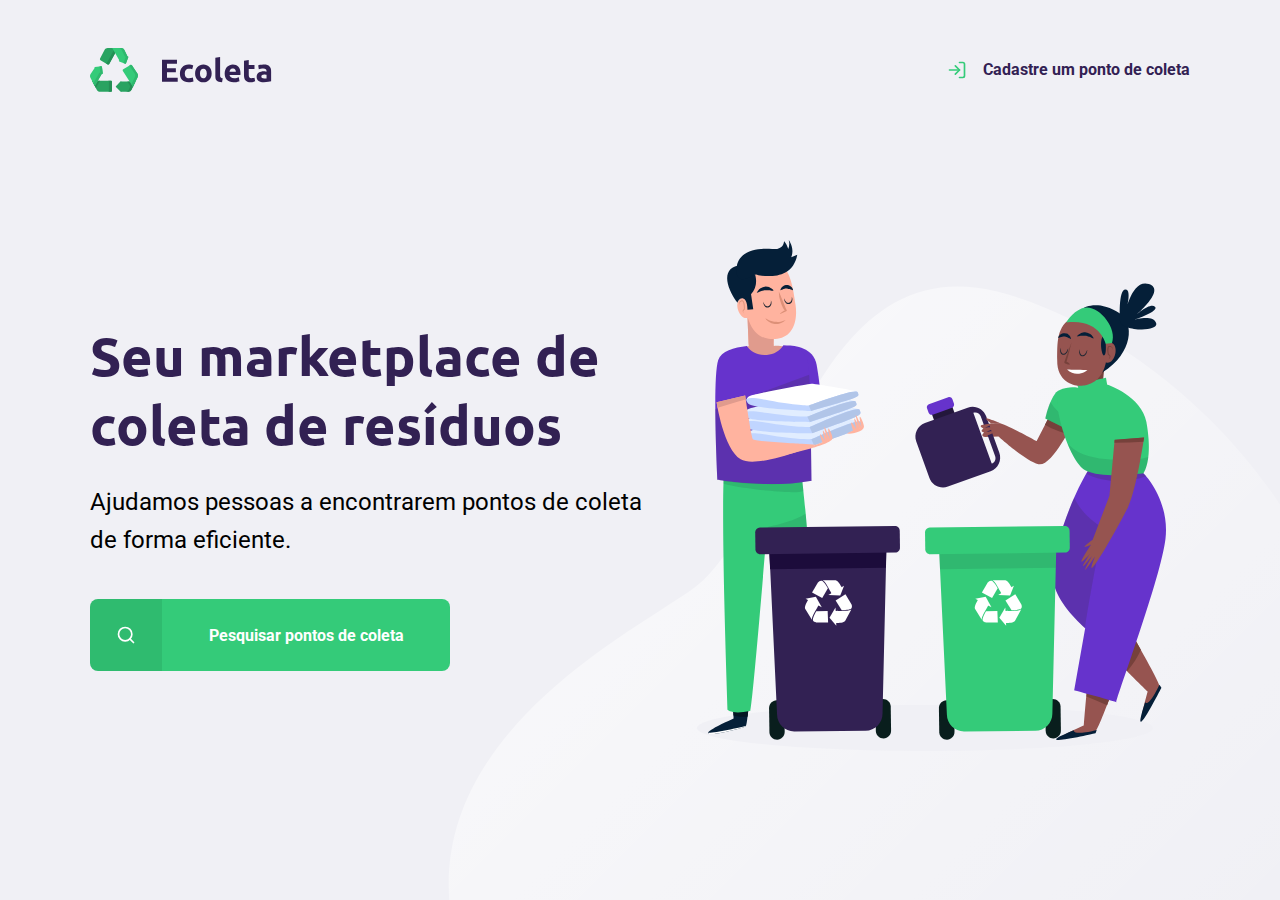
<file: index.html>
<!DOCTYPE html>
<html lang="pt_br">
  <head>
    <meta charset="UTF-8" />
    <meta name="viewport" content="width=device-width, initial-scale=1.0" />
    <title>Ecoleta</title>

    <link
      href="https://fonts.googleapis.com/css2?family=Roboto&family=Ubuntu:wght@700&display=swap"
      rel="stylesheet"
    />

    <link rel="stylesheet" href="styles/main.css" />
    <link rel="stylesheet" href="styles/home.css" />
    <link rel="stylesheet" href="styles/modal.css" />
    <link rel="stylesheet" href="styles/responsive.css" />
  </head>
  <body>
    <div id="page-home">
      <div class="content">
        <header>
          <img src="assets/logo.svg" alt="Logomarca" />
          <a href="create-point.html">
            <span></span>
            Cadastre um ponto de coleta
          </a>
        </header>

        <main>
          <h1>Seu marketplace de coleta de resíduos</h1>

          <p>
            Ajudamos pessoas a encontrarem pontos de coleta de forma eficiente.
          </p>

          <a href="#">
            <span></span>
            <strong>
              Pesquisar pontos de coleta
            </strong>
          </a>
        </main>
      </div>
    </div>

    <div id="modal" class="hide">
      <div class="content">
        <div class="header">
          <h1>Pontos de Coleta</h1>
          <a href="#">Fechar</a>
        </div>
        <form action="search-results.html">
          <label for="search">Cidade</label>
          <div class="search field">
            <input 
            type="text" 
            name="search"
            placeholder="Pesquise por cidade"
            >
            <button>
              <img src="assets/search.svg" alt="Buscar">
            </button>
          </div>
        </form>
      </div>
    </div>
    <script src="scripts/index.js"></script>
  </body>
</html>
</file>
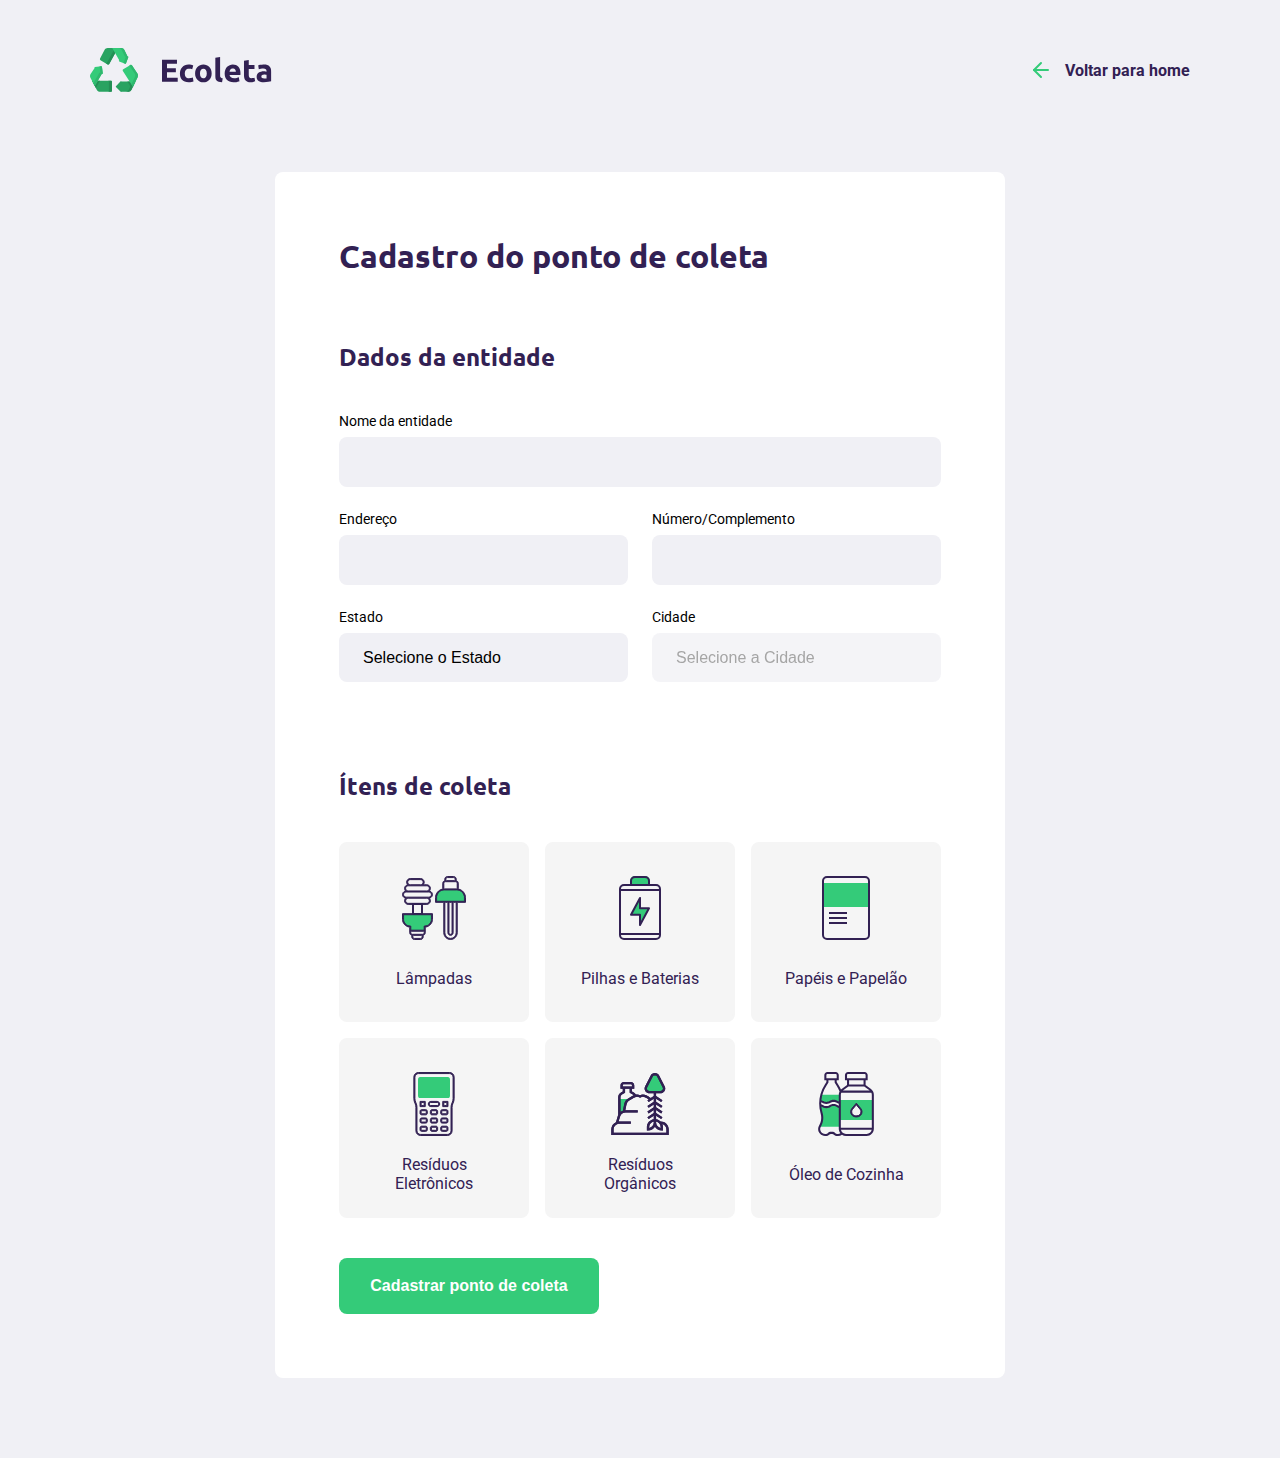
<file: create-point.html>
<!DOCTYPE html>
<html lang="pt_br">
  <head>
    <meta charset="UTF-8" />
    <meta name="viewport" content="width=device-width, initial-scale=1.0" />
    <title>Criar um ponto de coleta</title>

    <link rel="stylesheet" href="https://fonts.googleapis.com/css2?family=Roboto&family=Ubuntu:wght@700&display=swap" />

    <link rel="stylesheet" href="styles/main.css" />
    <link rel="stylesheet" href="styles/create-point.css" />
    <link rel="stylesheet" href="styles/responsive.css" />
  </head>

  <body>
    <div id="page-create-point">
      <header>
        <img src="assets/logo.svg" alt="Logomarca" />
        <a href="index.html">
          <span></span>
          Voltar para home
        </a>
      </header>

      <form>
        <h1>Cadastro do ponto de coleta</h1>
        <fieldset>
          <legend>
            <h2>Dados da entidade</h2>
          </legend>

          <div class="field">
            <label for="name">Nome da entidade</label>
            <input type="text" name="name" required/>
          </div>

          <div class="field-group">
            <div class="field">
              <label for="address">
                Endereço
              </label>
              <input type="text" name="address" required/>
            </div>

            <div class="field">
              <label for="address2">
                Número/Complemento
              </label>
              <input type="text" name="address2" required/>
            </div>
          </div>

          <div class="field-group">
            <div class="field">
              <label for="state">
                Estado
              </label>
              <select name="uf" required>
                <option value="">Selecione o Estado</option>
              </select>
              <input type="hidden" name="state">
            </div>

            <div class="field">
              <label for="city">
                Cidade
              </label>
              <select name="city" disabled required>
                <option value="">Selecione a Cidade</option>
              </select>
            </div>
          </div>
        </fieldset>

        <fieldset>
          <legend>
            <h2>Ítens de coleta</h2>
          </legend>

          <div class="item-grid">
            <li data-id="1">
              <img src="assets/lampadas.svg" alt="Lâmpadas">
              <span>Lâmpadas</span>
            </li>

            <li data-id="2">
              <img src="assets/baterias.svg" alt="Pilhas e Baterias">
              <span>Pilhas e Baterias</span>
            </li>

            <li data-id="3">
              <img src="assets/papeis-papelao.svg" alt="Papéis e Papelão">
              <span>Papéis e Papelão</span>
            </li>

            <li data-id="4">
              <img src="assets/eletronicos.svg" alt="Resíduos Eletrônicos">
              <span>Resíduos Eletrônicos</span>
            </li>

            <li data-id="5">
              <img src="assets/organicos.svg" alt="Resíduos Orgânicos">
              <span>Resíduos Orgânicos</span>
            </li>

            <li data-id="6">
              <img src="assets/oleo.svg" alt="Óleo de Cozinha">
              <span>Óleo de Cozinha</span>
            </li>
          </div>

          <input type="hidden" name="items">

        </fieldset>
        <button type="submit">Cadastrar ponto de coleta</button>
      </form>
    </div>

    <script src="scripts/create-point.js"></script>
  </body>
</html>
</file>
<file: styles/main.css>
:root {
  --title-color: #322153;
  --primary-color: #34cb79;
}

* {
  margin: 0;
  padding: 0;
  box-sizing: border-box;
}

html {
  font-family: "Roboto", sans-serif;
}

body {
  background: #f0f0f5;
  -webkit-font-smoothing: antialiased;
}

a {
  text-decoration: none;
}

h1,
h2,
h3,
h4,
h5,
h6 {
  font-family: "Ubuntu", sans-serif;
  color: var(--title-color);
}
</file>
<file: styles/home.css>
#page-home {
  height: 100vh;
  background: url(../assets/home-background.svg) no-repeat;
  background-position: 35vw bottom;
}

#page-home .content {
  width: 90%;
  max-width: 1100px;
  margin: 0 auto;
  height: 100%;
  display: flex;
  flex-direction: column;
}

#page-home header {
  display: flex;
  align-items: center;
  justify-content: space-between;
  margin-top: 48px;
}

#page-home header a {
  display: flex;
  color: var(--title-color);
  font-weight: 700;
}

#page-home header a span {
  margin-right: 16px;
  display: flex;
  background-image: url(../assets/log-in.svg);
  width: 20px;
  height: 20px;
}

#page-home main {
  max-width: 560px;
  flex: 1;
  display: flex;
  flex-direction: column;
  justify-content: center;
}

#page-home main h1 {
  font-size: 54px;
}

#page-home main p {
  font-size: 24px;
  line-height: 38px;
  margin-top: 24px;
}

#page-home main a {
  width: 100%;
  height: 72px;
  max-width: 360px;
  background: var(--primary-color);
  border-radius: 8px;
  display: flex;
  align-items: center;
  margin-top: 40px;
  transition: 400ms;
}

#page-home main a:hover {
  background-color: #2fb86e;
}

#page-home main a span {
  width: 72px;
  height: 72px;
  background-color: rgba(0, 0, 0, 0.08);
  border-top-left-radius: 8px;
  border-bottom-left-radius: 8px;
  display: flex;
  align-items: center;
  justify-content: center;
}

#page-home main a span::after {
  content: "";
  background-image: url(../assets/search.svg);
  width: 20px;
  height: 20px;
}

#page-home main a strong {
  color: white;
  flex: 1;
  text-align: center;
}
</file>
<file: styles/modal.css>
#modal {
    background-color: #0e0a14ef;
    height: 100vh;
    width: 100vw;
    position: fixed;
    top: 0;
    display: flex;
    justify-content: center;
    align-items: center;
    transition: 400ms;
}

#modal.hide {
    display: none;
}

#modal .content {
    color: white;
    width: 420px;
}

#modal .header {
    display: flex;
    align-items: center;
    justify-content: space-evenly;
    margin-bottom: 48px;
}

#modal .header a {
    background-image: url("../assets/x.svg");
    width: 20px;
    height: 20px;
    display: flex;
    font-size: 0.01px;
}

#modal .header h1 {
    color: white;
    font-size: 35px;
    line-height: 42px;
}

#modal form label {
    font-size: 14px;
    line-height: 16px;
    display: block;
    margin-bottom: 8px;
}

#modal form .field {
    display: flex;
}

#modal form input {
    flex: 1;
    background-color: #f0f0f5;
    border-radius: 8px 0 0 8px;
    border: 0;
    padding: 16px 24px;
    font-size: 16px;
    color: #6c6c80;
}

#modal form button {
    width: 72px;
    height: 72px;
    background-color: var(--primary-color);
    border: 0;
    border-radius: 0 8px 8px 0;
}

#modal form button:hover {
    background-color: #2fb86e;
}
</file>
<file: styles/responsive.css>
@media (max-width: 900px) {
  #page-home {
    background-position-x: 70vw;
  }

  #page-home .content {
    align-items: center;
    text-align: center;
  }

  #page-home header a {
    position: absolute;
    bottom: 48px;
    left: 50%;
    transform: translateX(-50%);
  }

  #page-home main {
    align-items: center;
  }

  #page-search-results .cards {
    grid-template-columns: 1fr;
  }
}

@media (min-width: 1700px) {
  #page-home {
    background-position-x: 40vw;
  }
}

@media (max-height: 760px) {
  #page-home {
    background-position-y: 200px;
  }
}
</file>
<file: styles/create-point.css>
#page-create-point {
  width: 90%;
  max-width: 1100px;
  margin: 0 auto;
}

#page-create-point header {
  margin-top: 48px;
  display: flex;
  justify-content: space-between;
  align-items: center;
}

#page-create-point header a {
  color: var(--title-color);
  font-weight: bold;
  display: flex;
  align-items: center;
}

#page-create-point header a span {
  margin-right: 16px;
  background-image: url("../assets/arrow-left.svg");
  display: flex;
  width: 20px;
  height: 24px;
}

form {
  background-color: white;
  margin: 80px auto;
  padding: 64px;
  border-radius: 8px;
  max-width: 730px;
}

form h1 {
  font-size: 36 px;
}

form fieldset {
  margin-top: 64px;
  border: 0;
}

form legend {
  margin-bottom: 40px;
}

form legend h2 {
  font-size: 24px;
}

form .field {
  flex: 1;
  display: flex;
  flex-direction: column;
  margin-bottom: 24px;
}

form .field-group {
  display: flex;
}

form input,
form select {
  background-color: #f0f0f5;
  border: 0;
  padding: 16px 24px;
  font-size: 16px;
  border-radius: 8px;
  outline: none;
}

form select {
  -webkit-appearance: none;
  -moz-appearance: none;
  appearance: none;
}

form label {
  font-size: 14px;
  margin-bottom: 8px;
}

form .field-group .field + .field {
  margin-left: 24px;
}

form button {
  width: 260px;
  height: 56px;
  border-radius: 8px;
  background-color: var(--primary-color); 
  color: white; 
  font-weight: bold; 
  font-size: 16px; 
  border: 0; 
  margin-top: 40px;
  transition: 400ms; 
}

form button:hover {
  background-color: #2fb86e;
}

.item-grid {
  display: grid;
  grid-template-columns: 1fr 1fr 1fr;
  gap: 16px;
}

.item-grid li {
  background-color: #f5f5f5;
  list-style: none;
  border: 2px solid #f5f5f5;
  border-radius: 8px;
  height: 180px;
  padding: 32px 24px 16px;
  display: flex;
  flex-direction: column;
  align-items: center;
  justify-content: space-between;
  text-align: center;
  cursor: pointer;
}

.item-grid li span {
  margin-top: 12px;
  flex: 1;
  display: flex;
  align-items: center;
  color: var(--title-color);
}

.item-grid li.selected {
  background: #e1faec;
  border: 2px solid #34cb79;
}

.item-grid li img,
.item-grid li span {
  pointer-events: none;
}
</file>
